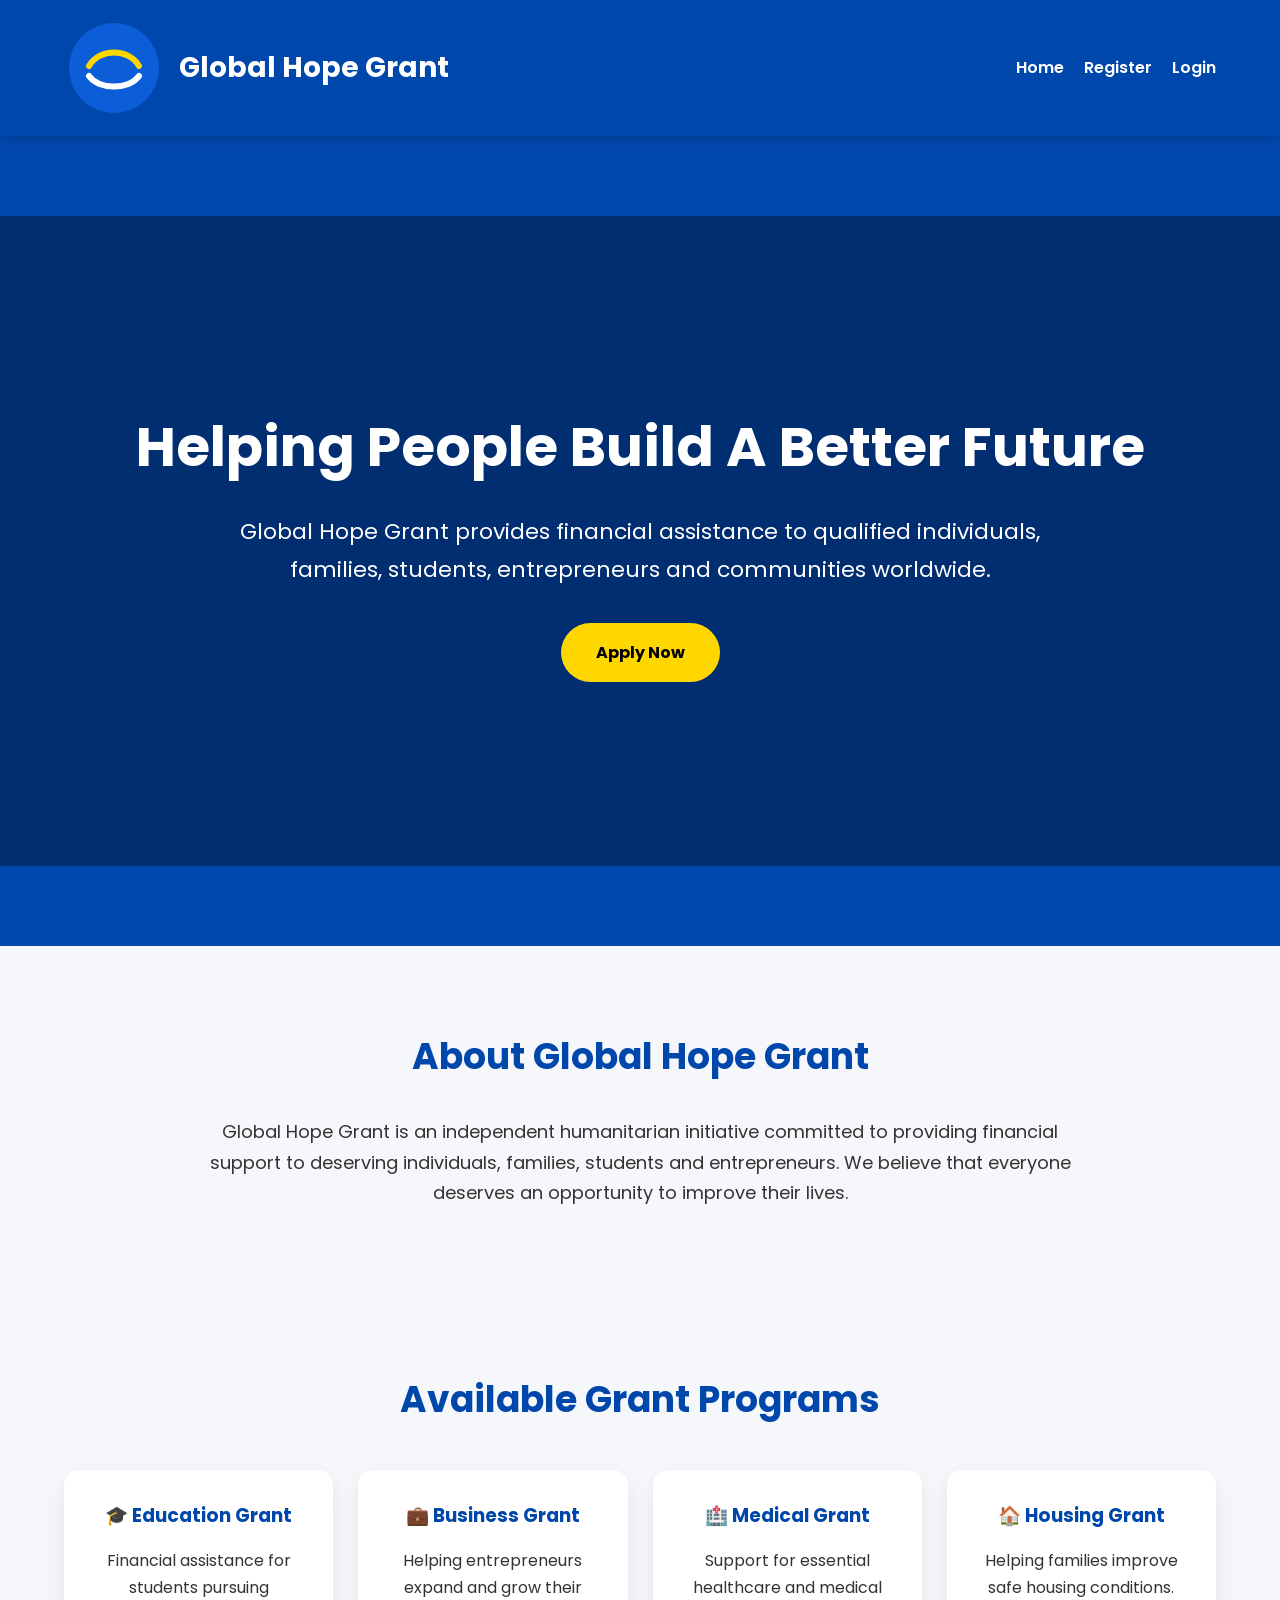
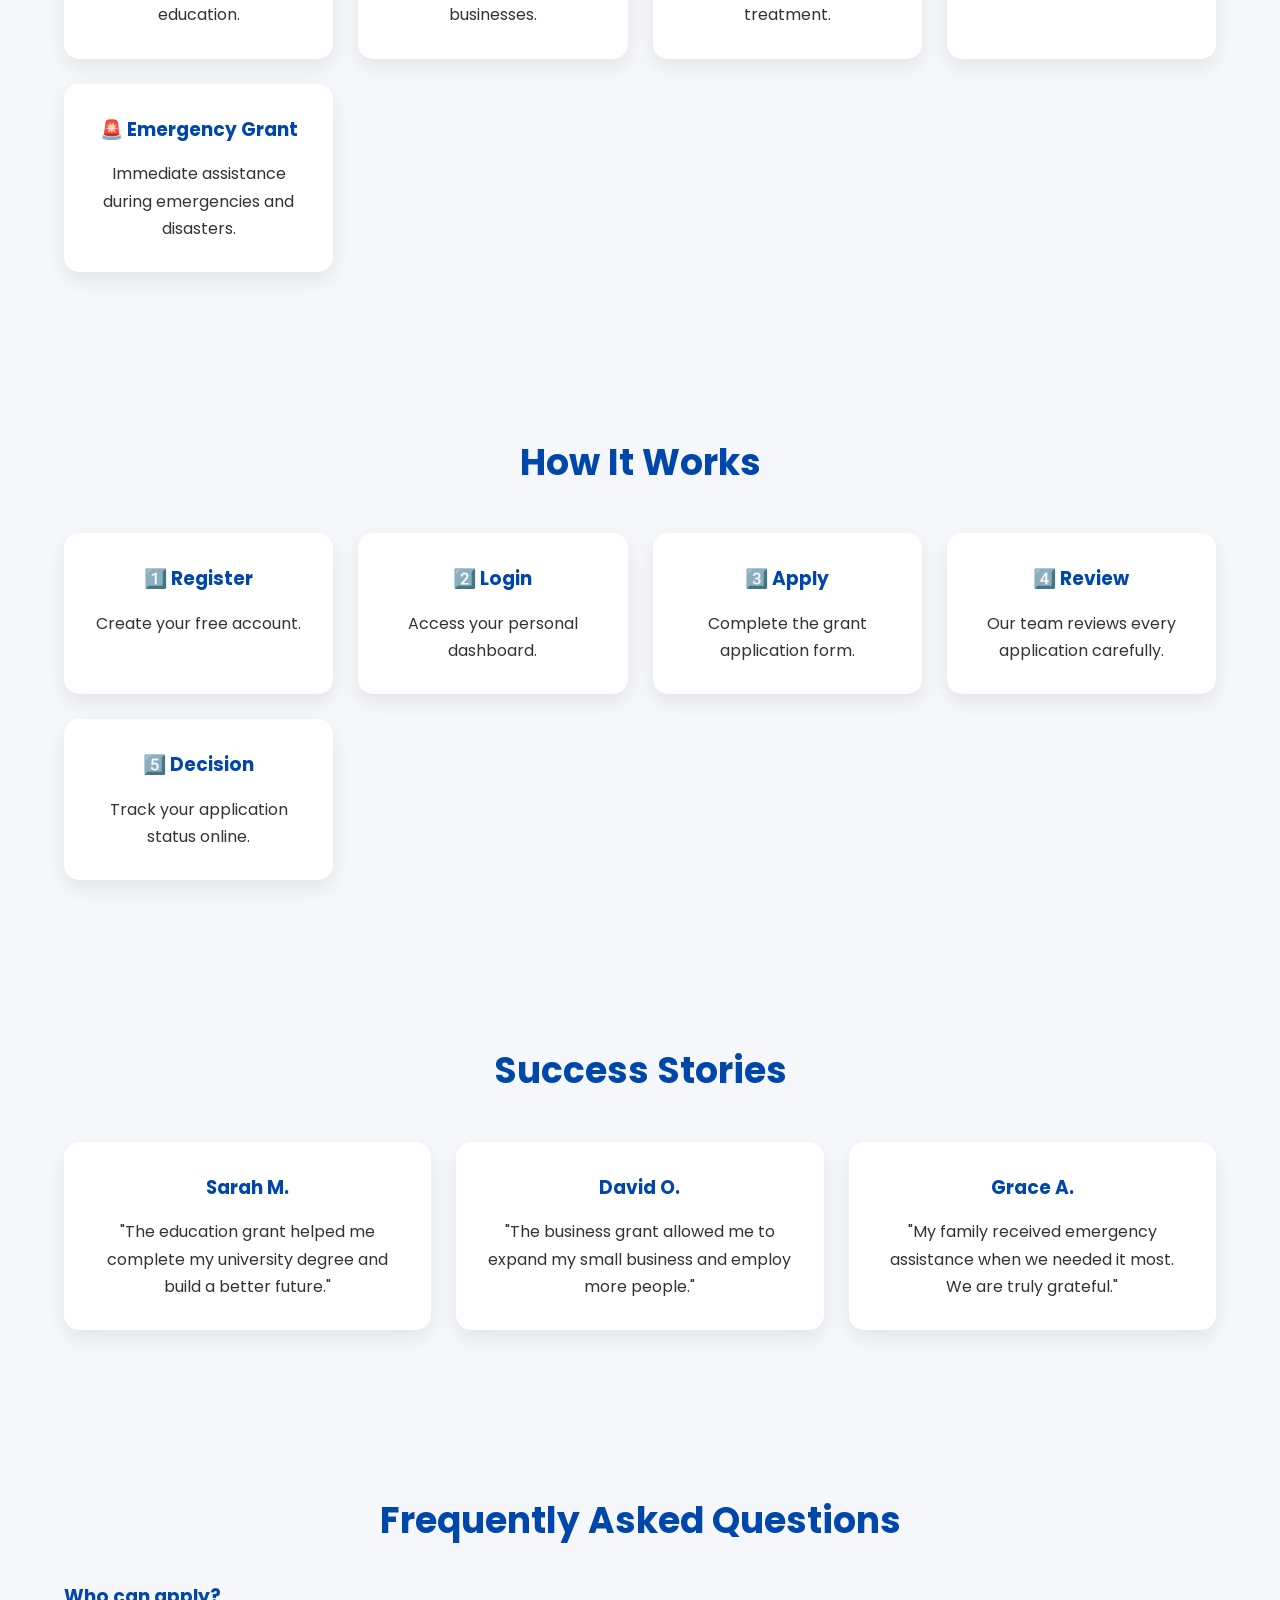
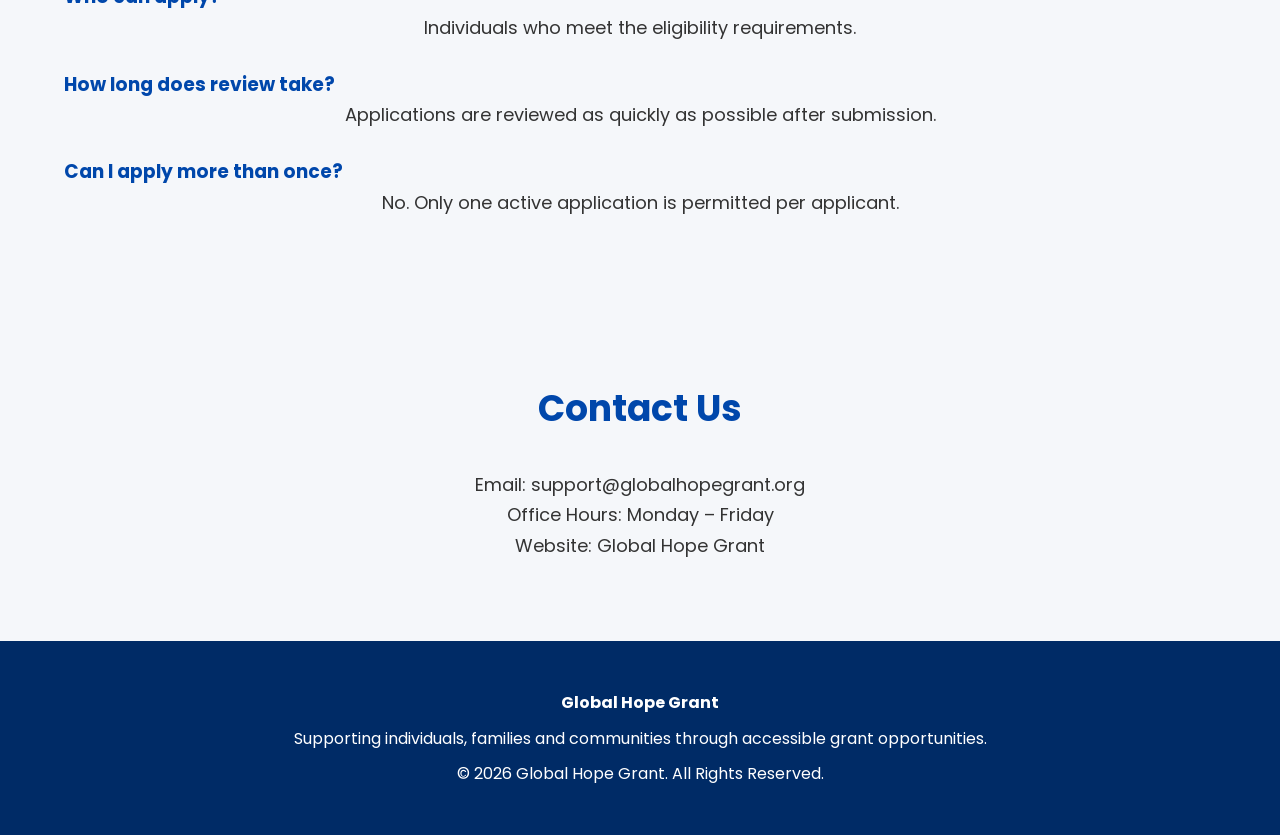
<file: index.html>
<!DOCTYPE html>
<html lang="en">
<head>

<meta charset="UTF-8">

<meta name="viewport" content="width=device-width, initial-scale=1.0">

<title>Global Hope Grant</title>

<link rel="stylesheet" href="style.css">

<link rel="preconnect" href="https://fonts.googleapis.com">

<link href="https://fonts.googleapis.com/css2?family=Poppins:wght@300;400;600;700&display=swap" rel="stylesheet">

</head>

<body>

<header>

<div class="container">

<div class="logo">

<img src="logo.svg" alt="Global Hope Grant">

<h1>Global Hope Grant</h1>

</div>

<nav>

<a href="index.html">Home</a>

<a href="register.html">Register</a>

<a href="login.html">Login</a>

</nav>

</div>

</header>

<section class="hero">

<div class="hero-overlay">

<div class="container">

<h2>Helping People Build A Better Future</h2>

<p>

Global Hope Grant provides financial assistance to qualified individuals,
families, students, entrepreneurs and communities worldwide.

</p>

<a href="register.html" class="btn">

Apply Now

</a>

</div>

</div>

</section>

<section class="about">

<div class="container">

<h2>About Global Hope Grant</h2>

<p>

Global Hope Grant is an independent humanitarian initiative committed to
providing financial support to deserving individuals, families,
students and entrepreneurs.

We believe that everyone deserves an opportunity to improve their lives.

</p>

</div>

</section>

<section class="services">

<div class="container">

<h2>Available Grant Programs</h2>

<div class="service-grid">

<div class="service-card">

<h3>🎓 Education Grant</h3>

<p>Financial assistance for students pursuing education.</p>

</div>

<div class="service-card">

<h3>💼 Business Grant</h3>

<p>Helping entrepreneurs expand and grow their businesses.</p>

</div>

<div class="service-card">

<h3>🏥 Medical Grant</h3>

<p>Support for essential healthcare and medical treatment.</p>

</div>

<div class="service-card">

<h3>🏠 Housing Grant</h3>

<p>Helping families improve safe housing conditions.</p>

</div>

<div class="service-card">

<h3>🚨 Emergency Grant</h3>

<p>Immediate assistance during emergencies and disasters.</p>

</div>

</div>

</div>

</section>

<section class="steps">

<div class="container">

<h2>How It Works</h2>

<div class="service-grid">

<div class="service-card">

<h3>1️⃣ Register</h3>

<p>Create your free account.</p>

</div>

<div class="service-card">

<h3>2️⃣ Login</h3>

<p>Access your personal dashboard.</p>

</div>

<div class="service-card">

<h3>3️⃣ Apply</h3>

<p>Complete the grant application form.</p>

</div>

<div class="service-card">

<h3>4️⃣ Review</h3>

<p>Our team reviews every application carefully.</p>

</div>

<div class="service-card">

<h3>5️⃣ Decision</h3>

<p>Track your application status online.</p>

</div>

</div>

</div>

</section>

<section class="testimonials">

<div class="container">

<h2>Success Stories</h2>

<div class="service-grid">

<div class="service-card">

<h3>Sarah M.</h3>

<p>"The education grant helped me complete my university degree and build a better future."</p>

</div>

<div class="service-card">

<h3>David O.</h3>

<p>"The business grant allowed me to expand my small business and employ more people."</p>

</div>

<div class="service-card">

<h3>Grace A.</h3>

<p>"My family received emergency assistance when we needed it most. We are truly grateful."</p>

</div>

</div>

</div>

</section>

<section class="faq">

<div class="container">

<h2>Frequently Asked Questions</h2>

<h3>Who can apply?</h3>

<p>Individuals who meet the eligibility requirements.</p>

<h3>How long does review take?</h3>

<p>Applications are reviewed as quickly as possible after submission.</p>

<h3>Can I apply more than once?</h3>

<p>No. Only one active application is permitted per applicant.</p>

</div>

</section>

<section class="contact">

<div class="container">

<h2>Contact Us</h2>

<p>Email: support@globalhopegrant.org</p>

<p>Office Hours: Monday – Friday</p>

<p>Website: Global Hope Grant</p>

</div>

</section>

<footer>

<div class="container">

<p><strong>Global Hope Grant</strong></p>

<p>Supporting individuals, families and communities through accessible grant opportunities.</p>

<p>© 2026 Global Hope Grant. All Rights Reserved.</p>

</div>

</footer>

<script src="script.js"></script>

</body>
</html>
</file>
<file: style.css>
*{
margin:0;
padding:0;
box-sizing:border-box;
font-family:'Poppins',sans-serif;
}

body{
background:#f5f7fa;
color:#333;
line-height:1.7;
}

.container{
width:90%;
max-width:1200px;
margin:auto;
}

header{
background:#0047AB;
padding:18px 0;
box-shadow:0 2px 10px rgba(0,0,0,.15);
position:sticky;
top:0;
z-index:1000;
}

header .container{
display:flex;
justify-content:space-between;
align-items:center;
flex-wrap:wrap;
}

.logo{
display:flex;
align-items:center;
gap:15px;
}

.logo img{
width:100px;
height:auto;
}

.logo h1{
color:#fff;
font-size:28px;
}

nav{
display:flex;
align-items:center;
gap:20px;
}

nav a{
color:white;
text-decoration:none;
font-weight:600;
transition:.3s;
}

nav a:hover{
color:#FFD700;
}

.hero{
background:#0047AB;
height:90vh;
display:flex;
justify-content:center;
align-items:center;
text-align:center;
}

.hero-overlay{
background:rgba(0,0,0,.35);
width:100%;
height:100%;
display:flex;
align-items:center;
justify-content:center;
}

.hero h2{
font-size:55px;
color:white;
margin-bottom:20px;
}

.hero p{
font-size:22px;
color:white;
max-width:800px;
margin:auto;
margin-bottom:35px;
}

.btn{
display:inline-block;
background:#FFD700;
color:#000;
padding:16px 35px;
text-decoration:none;
font-weight:bold;
border-radius:50px;
transition:.3s;
}

.btn:hover{
background:white;
transform:translateY(-3px);
}

section{
padding:80px 0;
}

section h2{
text-align:center;
margin-bottom:30px;
font-size:36px;
color:#0047AB;
}

.about p,
.contact p,
.faq p{
max-width:900px;
margin:auto;
text-align:center;
font-size:18px;
color:#333;
}

.service-grid{
display:grid;
grid-template-columns:repeat(auto-fit,minmax(250px,1fr));
gap:25px;
margin-top:40px;
}

.service-card{
background:white;
padding:30px;
border-radius:15px;
box-shadow:0 8px 20px rgba(0,0,0,.08);
transition:.3s;
text-align:center;
}

.service-card:hover{
transform:translateY(-10px);
}

.service-card h3{
color:#0047AB;
margin-bottom:15px;
}

.service-card p{
color:#333;
}

.faq h3{
margin-top:25px;
color:#0047AB;
}

.faq p{
color:#333;
}

.contact p{
color:#333;
}

footer{
background:#002b66;
color:white;
text-align:center;
padding:40px 20px;
}

footer p{
margin:8px 0;
color:white;
}

button{
background:#0047AB;
color:white;
border:none;
padding:14px 28px;
border-radius:8px;
cursor:pointer;
font-size:16px;
transition:.3s;
}

button:hover{
background:#00327a;
}

input,
select,
textarea{
width:100%;
padding:14px;
margin:10px 0;
border:1px solid #ccc;
border-radius:8px;
font-size:16px;
}

form{
background:white;
padding:30px;
border-radius:12px;
box-shadow:0 5px 20px rgba(0,0,0,.08);
}

@media(max-width:768px){

header .container{
flex-direction:column;
text-align:center;
}

.logo{
flex-direction:row;
justify-content:center;
margin-bottom:15px;
}

.logo img{
width:80px;
}

.logo h1{
font-size:24px;
}

nav{
display:flex;
justify-content:center;
gap:20px;
flex-wrap:wrap;
}

nav a{
margin:0;
display:inline-block;
}

.hero{
height:75vh;
}

.hero h2{
font-size:36px;
}

.hero p{
font-size:18px;
}

section{
padding:60px 20px;
}

}
</file>
